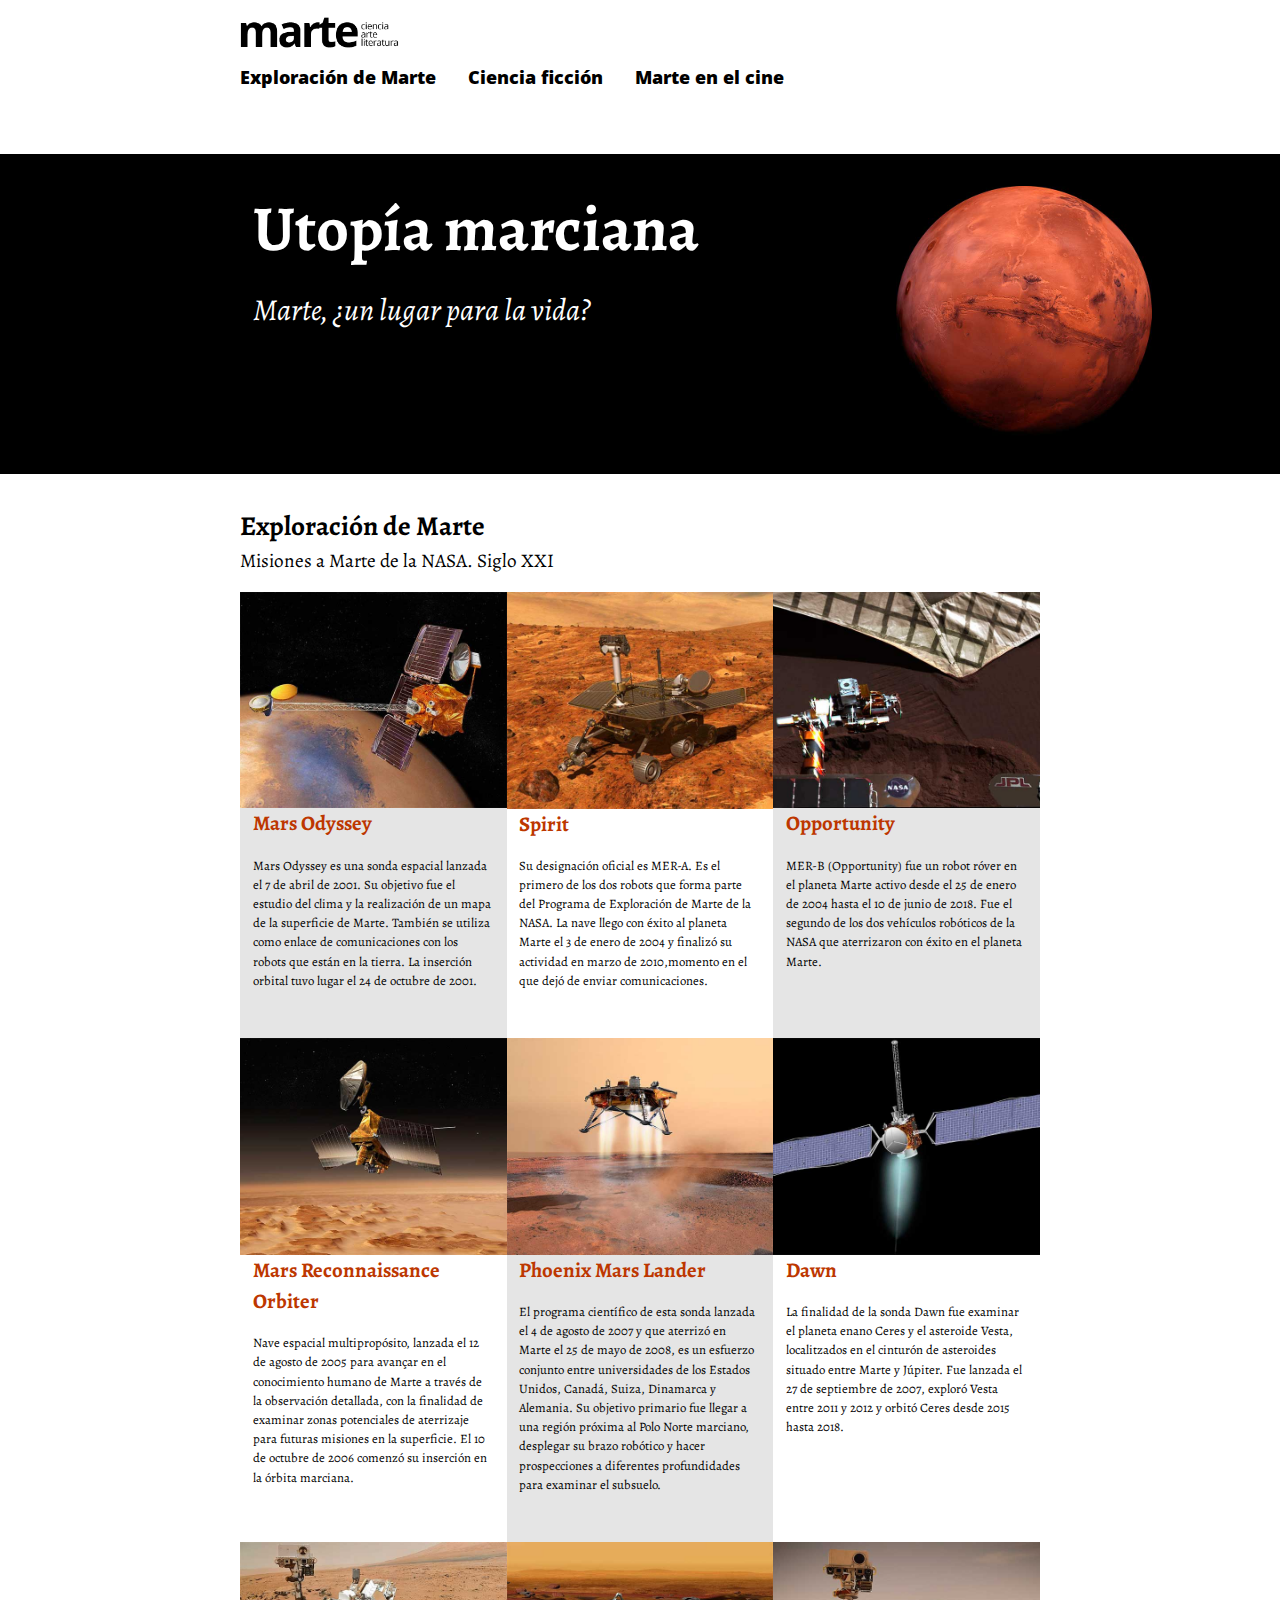
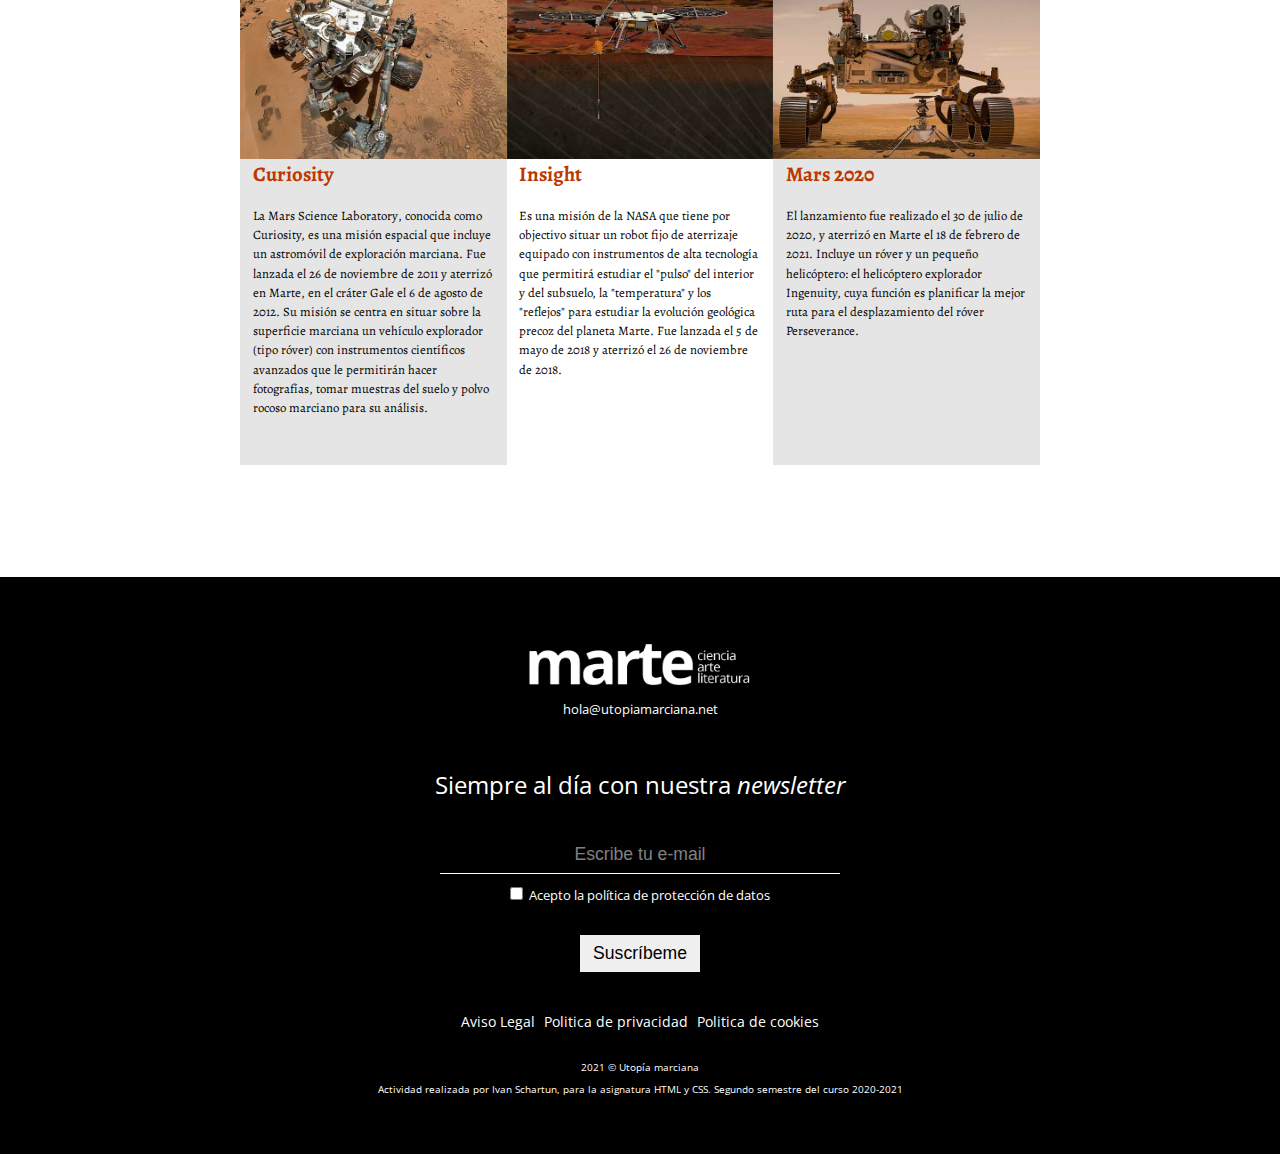
<file: index.html>
<!DOCTYPE html>
<html lang="es">

<head>
  <meta charset="utf-8">
  <meta name="viewport" content="width=device-width, initial-scale=1.0">
  <title>utopía marciana</title>
  <meta name="description" content="Web dedicada a la exploración espacial del planeta marte, además de temas literarios y fílmicos sobre el planeta">
  <link rel="preconnect" href="https://fonts.gstatic.com">
  <link href="https://fonts.googleapis.com/css2?family=Alegreya:ital,wght@0,400;0,700;1,400&family=Open+Sans:wght@400;800&display=swap" rel="stylesheet">
  <link rel="stylesheet" href="css/estilos.css">
  <!-- las tres siguientes líneas son un truco para obtener elementos semánticos de HTML5 que funcionan en versiones de Internet Explorer antiguas -->
  <!--[if lt IE 9]>
          <script src="https://cdnjs.cloudflare.com/ajax/libs/html5shiv/3.7.3/html5shiv.js"></script>
        <![endif]-->
</head>

<body>
  <header>
    <div class="container">
      <a href="index.html"><img src="img/logo-black-es.png" alt="logotipo marte ciencia arte literatura"></a>
      <nav>
        <ul>
          <li><a href="#exploracionDeMarte">Exploración de Marte</a></li>
          <li><a href="ciencia-ficcion.html">Ciencia ficción</a></li>
          <li><a href="marte-en-el-cine.html">Marte en el cine</a></li>
        </ul>
      </nav>
    </div>
  </header>
  <main>
    <section class="hero">
      <div class="container">
        <h1>Utopía marciana</h1>
        <p>Marte, ¿un lugar para la vida?</p>
      </div>
    </section>
    <section class="container">
      <h2 id="exploracionDeMarte">Exploración de Marte</h2>
      <p>Misiones a Marte de la <abbr title="National Aeronautics and Space Administration">NASA</abbr>. Siglo XXI</p>
      <ul class="grid">
        <li>
          <img src="img/mars-odyssey.jpg" alt="Sonda Mars Odyssey">
          <h3><a href="">Mars Odyssey</a></h3>
          <p>Mars Odyssey es una sonda espacial lanzada el <time datetime="2001-04-07">7 de abril de 2001</time>. Su objetivo fue el estudio del clima y la realización de un mapa de la superficie de Marte. También se utiliza como enlace de
            comunicaciones con los robots que están en la tierra. La inserción orbital tuvo lugar el <time datetime="2001-10-24">24 de octubre de 2001</time>.</p>
        </li>
        <li>
          <img src="img/spirit.jpg" alt="Robot Spirit ">
          <h3><a href="">Spirit</a></h3>
          <p>Su designación oficial es <abbr title="Mars Exploration Rover – A">MER-A</abbr>. Es el primero de los dos robots que forma parte del Programa de Exploración de Marte de la <abbr
              title="National Aeronautics and Space Administration">NASA</abbr>. La nave llego con éxito al planeta Marte el <time datetime="2004-01-03">3 de enero de 2004</time> y finalizó su actividad en <time datetime="2010-03">marzo de 2010</time>,momento en el que dejó de enviar comunicaciones.</p>
        </li>
        <li>
          <img src="img/opportunity.jpg" alt="Robot Opportunity">
          <h3><a href="">Opportunity</a></h3>
          <p><abbr title="Mars Exploration Rover – B">MER-B</abbr> (Opportunity) fue un robot róver en el planeta Marte activo desde el <time datetime="2004-01-25">25 de enero de 2004</time> hasta el <time datetime="2018-06-10">10 de junio de
              2018</time>. Fue el segundo de los dos vehículos robóticos de la <abbr title="National Aeronautics and Space Administration">NASA</abbr> que aterrizaron con éxito en el planeta Marte.</p>
        </li>
        <li>
          <img src="img/mars-reconnaissance-orbiter.jpg" alt="Nave Mars Reconnaissance Orbiter">
          <h3><a href="">Mars Reconnaissance Orbiter</a></h3>
          <p>Nave espacial multipropósito, lanzada el <time datetime="2005-08-12">12 de agosto de 2005</time> para avançar en el conocimiento humano de Marte a través de la observación detallada, con la finalidad de examinar zonas potenciales de
            aterrizaje para futuras misiones en la superficie. El <time datetime="2006-10-10">10 de octubre de 2006</time> comenzó su inserción en la órbita marciana.</p>
        </li>
        <li>
          <img src="img/phoenix-mars-lander.jpg" alt="Phoenix Mars Lander">
          <h3><a href="">Phoenix Mars Lander</a></h3>
          <p>El programa científico de esta sonda lanzada el <time datetime="2007-08-04">4 de agosto de 2007</time> y que aterrizó en Marte el <time datetime="2008-05-25">25 de mayo de 2008</time>, es un esfuerzo conjunto entre universidades de los
            Estados Unidos, Canadá, Suiza, Dinamarca y Alemania. Su objetivo primario fue llegar a una región próxima al Polo Norte marciano, desplegar su brazo robótico y hacer prospecciones a diferentes profundidades para examinar el subsuelo.</p>
        </li>
        <li>
          <img src="img/dawn.jpg" alt="Dawn">
          <h3><a href="">Dawn</a></h3>
          <p>La finalidad de la sonda Dawn fue examinar el planeta enano Ceres y el asteroide Vesta, localitzados en el cinturón de asteroides situado entre Marte y Júpiter. Fue lanzada el <time datetime="2007-09-27">27 de septiembre de 2007</time>,
            exploró Vesta entre <time datetime="2011">2011</time> y <time datetime="2012">2012</time> y orbitó Ceres desde <time datetime="2016">2015</time> hasta <time datetime="2018">2018</time>.</p>
        </li>
        <li>
          <img src="img/curiosity.jpg" alt="Robot Curiosity">
          <h3><a href="">Curiosity</a></h3>
          <p>La <span lang="en">Mars Science Laboratory</span>, conocida como Curiosity, es una misión espacial que incluye un astromóvil de exploración marciana. Fue lanzada el <time datetime="2011-11-26">26 de noviembre de 2011</time> y aterrizó en
            Marte, en el cráter Gale el <time datetime="2012-08-06">6 de agosto de 2012</time>. Su misión se centra en situar sobre la superficie marciana un vehículo explorador (tipo róver) con instrumentos científicos avanzados que le permitirán
            hacer fotografías, tomar muestras del suelo y polvo rocoso marciano para su análisis.</p>
        </li>
        <li>
          <img src="img/insight.jpg" alt="Insight">
          <h3><a href="">Insight</a></h3>
          <p>Es una misión de la <abbr title="National Aeronautics and Space Administration">NASA</abbr> que tiene por objectivo situar un robot fijo de aterrizaje equipado con instrumentos de alta tecnología que permitirá estudiar el "pulso" del
            interior y del subsuelo, la "temperatura" y los "reflejos" para estudiar la evolución geológica precoz del planeta Marte. Fue lanzada el <time datetime="2018-05-05">5 de mayo de 2018</time> y aterrizó el <time datetime="2018-11-26">26 de
              noviembre de 2018</time>.</p>
        </li>
        <li>
          <img src="img/mars-2020.jpg" alt="Robot Mars 2020">
          <h3><a href="mars-2020.html">Mars 2020</a></h3>
          <p>El lanzamiento fue realizado el <time datetime="2020-07-30">30 de julio de 2020</time>, y aterrizó en Marte el <time datetime="2021-02-18">18 de febrero de 2021</time>. Incluye un róver y un pequeño helicóptero: el helicóptero explorador
            Ingenuity, cuya función es planificar la mejor ruta para el desplazamiento del róver Perseverance.</p>
        </li>
      </ul>
    </section>
  </main>
  <footer>
    <div class="container">
      <img src="img/logo-white-es.png" alt="logotipo blanco marte ciencia arte literatura">
      <a href="mailto:hola@utopiamarciana.net">hola@utopiamarciana.net</a>
      <form action="#" method="post">

        <p>Siempre al día con nuestra <span>newsletter</span></p>

        <div>
          <!-- La etiqueta no es necesaria -->
          <input type="email" id="email" name="email" placeholder="Escribe tu e-mail" required>
        </div>

        <div>
          <p>
            <label for="acuerdo">
              <input type="checkbox" id="acuerdo" name="acuerdo" value="OK">
              Acepto la <a href="">política de protección de datos</a>
            </label>
          </p>
          <p>
            <button type="submit">Suscríbeme</button>
          </p>
        </div>

      </form>
      <div class="bottomFooter">
        <ul>
          <li><a href="">Aviso Legal</a></li>
          <li><a href="">Politica de privacidad</a></li>
          <li><a href="">Politica de cookies</a></li>
        </ul>
        <p><time datetime="2021">2021</time> &#169; Utopía marciana</p>
        <p>Actividad realizada por Ivan Schartun, para la asignatura HTML y CSS. Segundo semestre del curso <time datetime="2021">2020</time>-<time datetime="2021">2021</time></p>
      </div>
    </div>
  </footer>
</body>

</html>
</file>
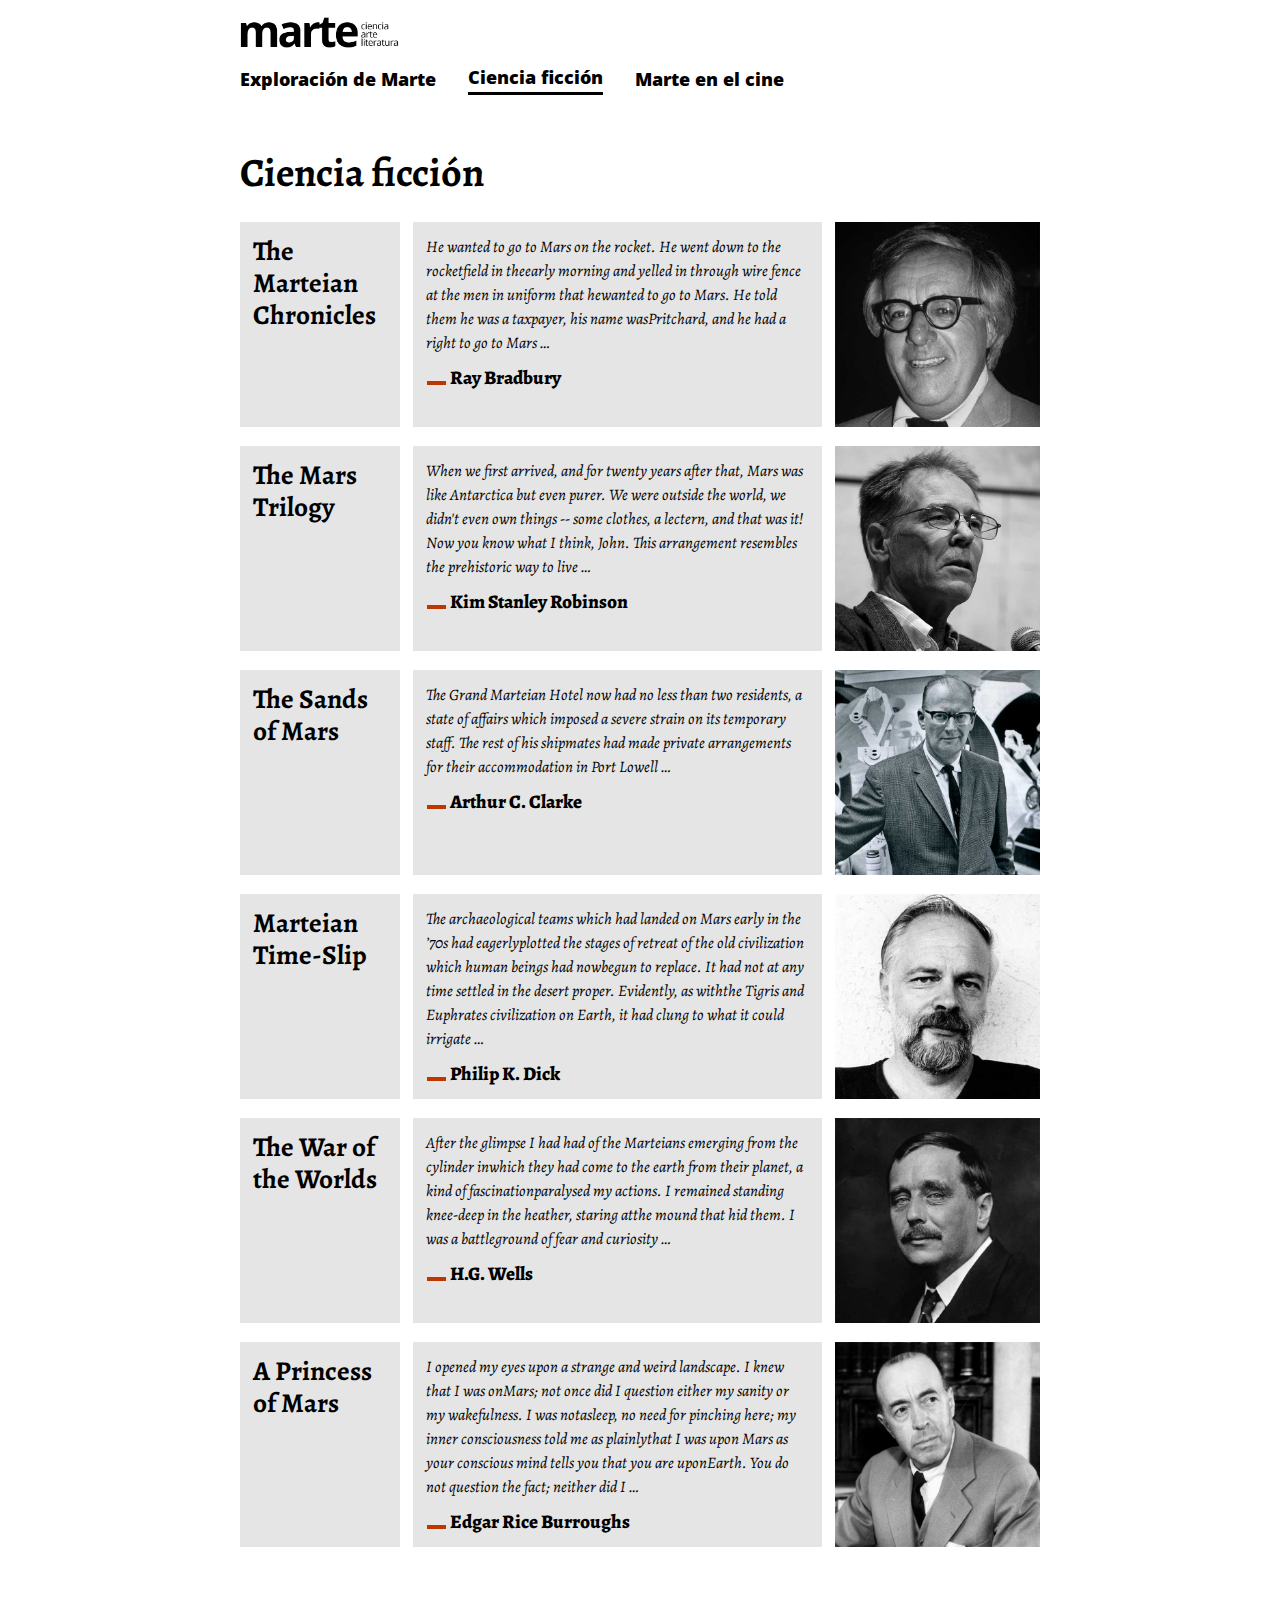
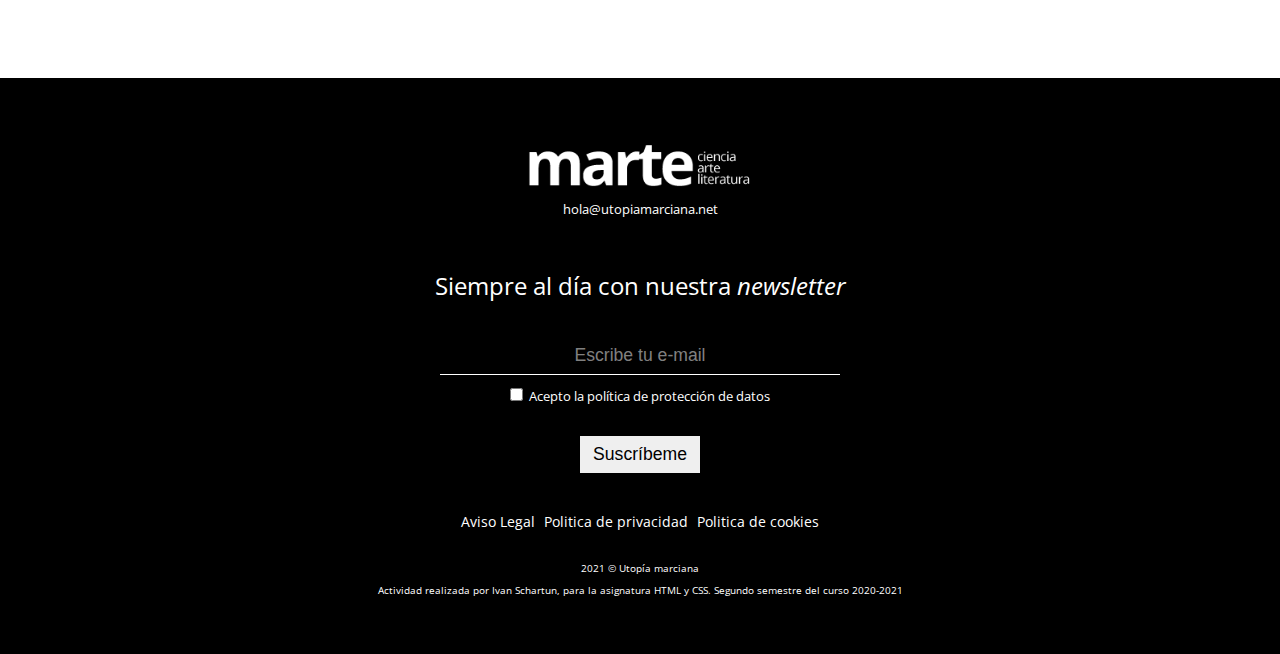
<file: ciencia-ficcion.html>
<!DOCTYPE html>
<html lang="es">
    <head>
        <meta charset="utf-8">
        <meta name="viewport" content="width=device-width, initial-scale=1.0">
        <title>ciencia ficción sobre marte</title>
        <meta name="description" content="Obras literarias relacionadas al planeta marte">      
        <link rel="preconnect" href="https://fonts.gstatic.com">
        <link href="https://fonts.googleapis.com/css2?family=Alegreya:ital,wght@0,400;0,700;1,400&family=Open+Sans:wght@400;800&display=swap" rel="stylesheet">
        <link rel="stylesheet" href="css/estilos.css">
        <!-- las tres siguientes líneas son un truco para obtener elementos semánticos de HTML5 que funcionan en versiones de Internet Explorer antiguas   -->
        <!--[if lt IE 9]>
          <script src="https://cdnjs.cloudflare.com/ajax/libs/html5shiv/3.7.3/html5shiv.js"></script>
        <![endif]-->
    </head>
<body >
    <header>    
        <div class="container">
            <a href="index.html"><img src="img/logo-black-es.png" alt="logotipo marte ciencia arte literatura"></a>
            <nav>
              <ul>
                <li><a href="index.html#exploracionDeMarte">Exploración de Marte</a></li>
                <li class="active"><a href="ciencia-ficcion.html">Ciencia ficción</a></li>
                <li><a href="marte-en-el-cine.html">Marte en el cine</a></li>
              </ul>
            </nav>
          </div>
    </header>
    <main>
        <section class="container">
            <h1>Ciencia ficción</h1>
            <div class="science">
                <h2 lang="en">The Marteian Chronicles</h2>
                <figure >
                    <blockquote lang="en">He wanted to go to Mars on the rocket. He went down to the rocketfield in theearly morning and yelled in through wire fence at the men in uniform that hewanted to go to Mars. He told them he was a taxpayer, his name wasPritchard, and he had a right to go to Mars …</blockquote>
                    <figcaption>Ray Bradbury</figcaption>
                </figure>
                <img src="img/ray-bradbury.jpg" alt="Ray Bradbury">
            </div>

            <div class="science">
                <h2 lang="en">The Mars Trilogy</h2>
                <figure >
                    <blockquote lang="en">When we first arrived, and for twenty years after that, Mars was like Antarctica but even purer. We were outside the world, we didn't even own things -- some clothes, a lectern, and that was it! Now you know what I think, John. This arrangement resembles the prehistoric way to live …</blockquote>
                    <figcaption>Kim Stanley Robinson</figcaption>
                </figure>
                <img src="img/kim-stanley-robinson.jpg" alt="Kim Stanley Robinson">
            </div>

            <div class="science">
                <h2 lang="en">The Sands of Mars</h2>
                <figure >
                    <blockquote lang="en">The Grand Marteian Hotel now had no less than two residents, a state of affairs which imposed a severe strain on its temporary staff. The rest of his shipmates had made private arrangements for their accommodation in Port Lowell …</blockquote>
                    <figcaption>Arthur C. Clarke</figcaption>
                </figure>
                <img src="img/arthur-c-clarke.jpg" alt="Arthur C. Clarke">
            </div>

            <div class="science">
                <h2 lang="en">Marteian Time-Slip</h2>
                <figure >
                    <blockquote lang="en">The archaeological teams which had landed on Mars early in the ’70s had eagerlyplotted the stages of retreat of the old civilization which human beings had nowbegun to replace. It had not at any time settled in the desert proper. Evidently, as withthe Tigris and Euphrates civilization on Earth, it had clung to what it could irrigate …</blockquote>
                    <figcaption>Philip K. Dick</figcaption>
                </figure>
                <img src="img/philip-k-dick.jpg" alt="Philip K. Dick">
            </div>

            <div class="science">
                <h2 lang="en">The War of the Worlds</h2>
                <figure >
                    <blockquote lang="en">
                        After the glimpse I had had of the Marteians emerging from the cylinder inwhich they had come to the earth from their planet, a kind of fascinationparalysed my actions. I remained standing knee-deep in the heather, staring atthe mound that hid them. I was a battleground of fear and curiosity …</blockquote>
                    <figcaption>H.G. Wells</figcaption>
                </figure>
                <img src="img/h-g-wells.jpg" alt="H.G. Wells">
            </div>

            <div class="science">
                <h2 lang="en">A Princess of Mars</h2>
                <figure >
                    <blockquote lang="en">
                        I opened my eyes upon a strange and weird landscape. I knew that I was onMars; not once did I question either my sanity or my wakefulness. I was notasleep, no need for pinching here; my inner consciousness told me as plainlythat I was upon Mars as your conscious mind tells you that you are uponEarth. You do not question the fact; neither did I …</blockquote>
                    <figcaption>Edgar Rice Burroughs</figcaption>
                </figure>
                <img src="img/edgar-rice-burroughs.jpg" alt="Edgar Rice Burroughs">
            </div>
            
        </section>
    </main>
    <footer>
        <div class="container">
            <img src="img/logo-white-es.png" alt="logotipo blanco marte ciencia arte literatura">
            <a href="mailto:hola@utopiamarciana.net">hola@utopiamarciana.net</a>
            <form action="#" method="post">
      
              <p>Siempre al día con nuestra <span>newsletter</span></p>
      
              <div>
                <!-- La etiqueta creo que no es necesaria -->
                <!-- <label for="email">Escribe tu e-mail</label> -->
                <input type="email" id="email" name="email" placeholder="Escribe tu e-mail">
              </div>
      
              <div>
                <p>
                  <label for="acuerdo">
                    <input type="checkbox" id="acuerdo" name="acuerdo" value="OK">
                    Acepto la <a href="">política de protección de datos</a>
                  </label>
                </p>
                <p>
                  <button type="submit">Suscríbeme</button>
                </p>
              </div>
      
            </form>
            <div class="bottomFooter">
              <ul>
                <li><a href="">Aviso Legal</a></li>
                <li><a href="">Politica de privacidad</a></li>
                <li><a href="">Politica de cookies</a></li>
              </ul>
              <p><time datetime="2021">2021</time> &#169; Utopía marciana</p>
              <p>Actividad realizada por Ivan Schartun, para la asignatura HTML y CSS. Segundo semestre del curso <time datetime="2021">2020</time>-<time datetime="2021">2021</time></p>
            </div>
          </div>
    </footer>
</body>
</html>
</file>
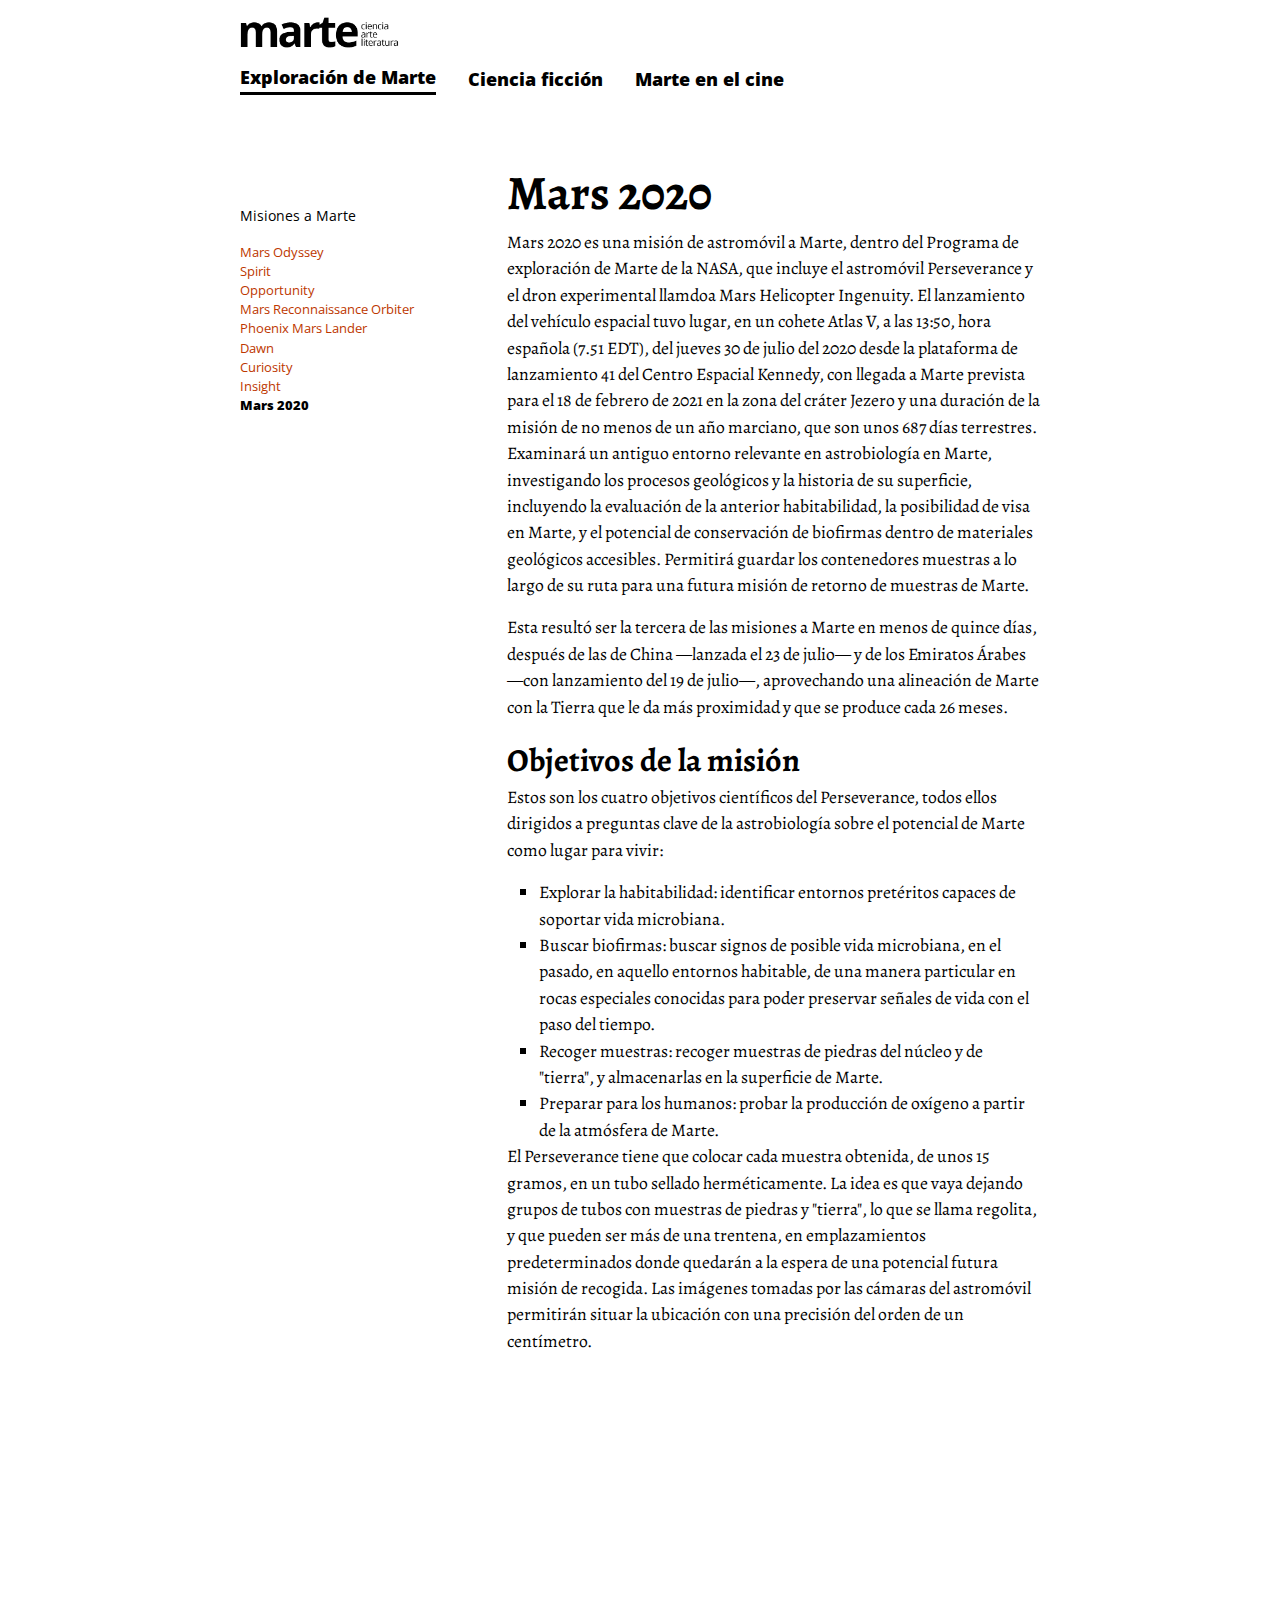
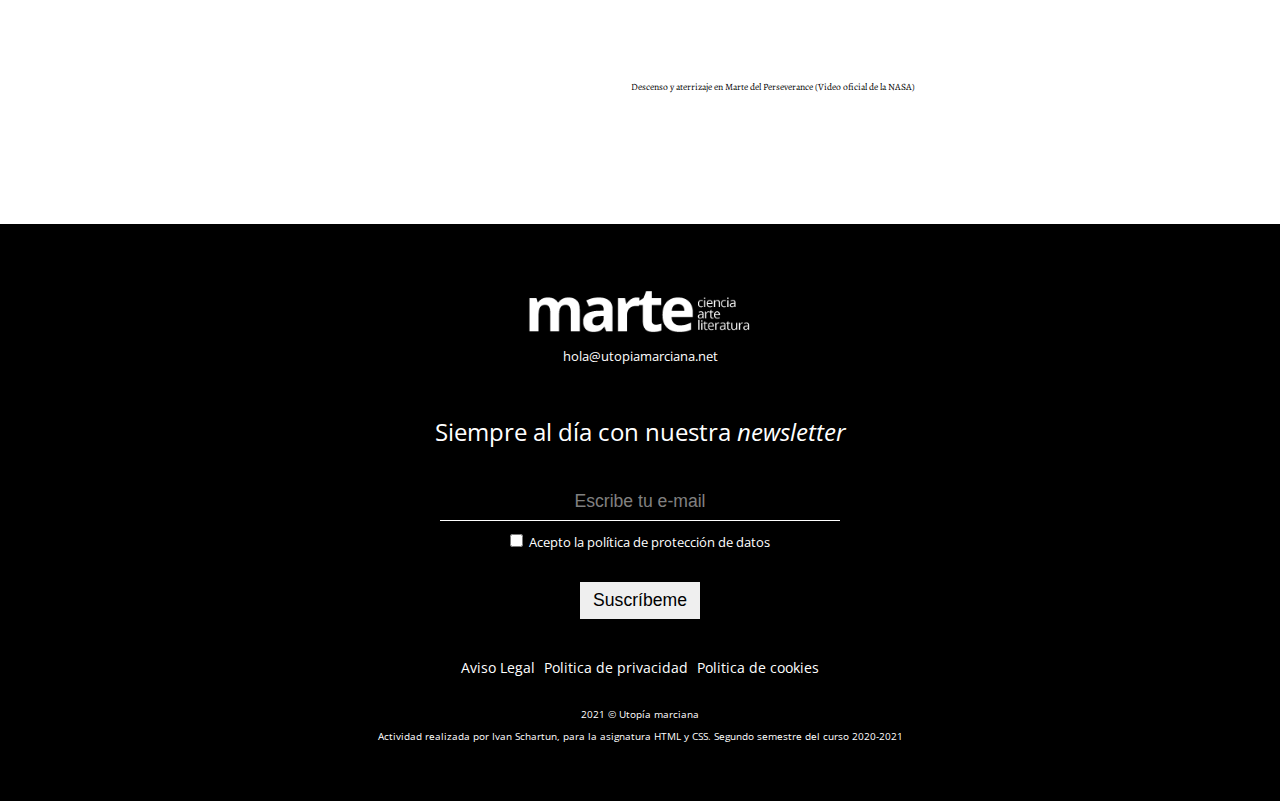
<file: mars-2020.html>
<!DOCTYPE html>
<html lang="es">
    <head>
        <meta charset="utf-8">
        <meta name="viewport" content="width=device-width, initial-scale=1.0">
        <title>misión mars 2020</title>
        <meta name="description" content="Web sobre la misión Mars 2020 al planeta marte">      
        <link rel="preconnect" href="https://fonts.gstatic.com">
        <link href="https://fonts.googleapis.com/css2?family=Alegreya:ital,wght@0,400;0,700;1,400&family=Open+Sans:wght@400;800&display=swap" rel="stylesheet">
        <link rel="stylesheet" href="css/estilos.css">
        <!-- las tres siguientes líneas son un truco para obtener elementos semánticos de HTML5 que funcionan en versiones de Internet Explorer antiguas -->
        <!--[if lt IE 9]>
          <script src="https://cdnjs.cloudflare.com/ajax/libs/html5shiv/3.7.3/html5shiv.js"></script>
        <![endif]-->
    </head>
<body >
    <header>    
        <div class="container">
            <a href="index.html"><img src="img/logo-black-es.png" alt="logotipo marte ciencia arte literatura"></a>
            <nav>
              <ul>
                <li class="active"><a href="index.html#exploracionDeMarte">Exploración de Marte</a></li>
                <li><a href="ciencia-ficcion.html">Ciencia ficción</a></li>
                <li><a href="marte-en-el-cine.html">Marte en el cine</a></li>
              </ul>
            </nav>
          </div>
    </header>
    <main>
        <div class="container mars2020">
          <article>
            <h1>Mars 2020</h1>
            <p>Mars 2020 es una misión de astromóvil a Marte, dentro del Programa de exploración de Marte de la <abbr title="National Aeronautics and Space Administration">NASA</abbr>, que incluye el astromóvil Perseverance y el dron experimental llamdoa Mars Helicopter Ingenuity. El lanzamiento del vehículo espacial tuvo lugar, en un cohete Atlas V, a las <time datetime="13:50">13:50</time>, hora española <time datetime="2020-07-30T07:51:00-04:00">(7.51 EDT)</time>, del jueves <time datetime="2020-07-30">30 de julio del 2020</time> desde la plataforma de lanzamiento 41 del Centro Espacial Kennedy, con llegada a Marte prevista para el <time datetime="2021-02-18">18 de febrero de 2021</time> en la zona del cráter Jezero y una duración de la misión de no menos de un año marciano, que son unos 687 días terrestres. Examinará un antiguo entorno relevante en astrobiología en Marte, investigando los procesos geológicos y la historia de su superficie, incluyendo la evaluación de la anterior habitabilidad, la posibilidad de visa en Marte, y el potencial de conservación de biofirmas dentro de materiales geológicos accesibles. Permitirá guardar los contenedores muestras a lo largo de su ruta para una futura misión de retorno de muestras de Marte.</p>
            <p>Esta resultó ser la tercera de las misiones a Marte en menos de quince días, después de las de China —lanzada el <time datetime="2020-07-23">23 de julio</time>— y de los Emiratos Árabes —con lanzamiento del <time datetime="2020-07-19">19 de julio</time>—, aprovechando una alineación de Marte con la Tierra que le da más proximidad y que se produce cada 26 meses.</p>
            <h2>Objetivos de la misión</h2>
            <p>Estos son los cuatro objetivos científicos del Perseverance, todos ellos dirigidos a preguntas clave de la astrobiología sobre el potencial de Marte como lugar para vivir:</p>
            <ul>
                <li>Explorar la habitabilidad: identificar entornos pretéritos capaces de soportar vida microbiana.</li>
                <li>Buscar biofirmas: buscar signos de posible vida microbiana, en el pasado, en aquello entornos habitable, de una manera particular en rocas especiales conocidas para poder preservar señales de vida con el paso del tiempo.</li>
                <li>Recoger muestras: recoger muestras de piedras del núcleo y de "tierra", y almacenarlas en la superficie de Marte.</li>
                <li>Preparar para los humanos: probar la producción de oxígeno a partir de la atmósfera de Marte.</li>
            </ul>
            <p>El Perseverance tiene que colocar cada muestra obtenida, de unos 15 gramos, en un tubo sellado herméticamente. La idea es que vaya dejando grupos de tubos con muestras de piedras y "tierra", lo que se llama regolita, y que pueden ser más de una trentena, en emplazamientos predeterminados donde quedarán a la espera de una potencial futura misión de recogida. Las imágenes tomadas por las cámaras del astromóvil permitirán situar la ubicación con una precisión del orden de un centímetro.</p>
            <figure>
              <div class="video-fluid">
                <iframe class="video-fluid-item" width="560" height="315" src="https://www.youtube-nocookie.com/embed/4czjS9h4Fpg" title="YouTube video player" allow="accelerometer; autoplay; clipboard-write; encrypted-media; gyroscope; picture-in-picture" allowfullscreen></iframe>
              </div>
              <figcaption>Descenso y aterrizaje en Marte del Perseverance  (Video oficial de la <abbr title="National Aeronautics and Space Administration" lang="en">NASA</abbr>)</figcaption>
            </figure>          
          </article>
            <aside>
                <h3>Misiones a Marte</h3>
                <ul>
                    <li><a href="">Mars Odyssey</a></li>
                    <li><a href="">Spirit</a></li>
                    <li><a href="">Opportunity</a></li>
                    <li><a href="">Mars Reconnaissance Orbiter</a></li>
                    <li><a href="">Phoenix Mars Lander</a></li>
                    <li><a href="">Dawn</a></li>
                    <li><a href="">Curiosity</a></li>
                    <li><a href="">Insight</a></li>
                    <li class="activeAside" >Mars 2020</li>
                </ul>
            </aside>
          </div>
    </main>
    <footer>
        <div class="container">
            <img src="img/logo-white-es.png" alt="logotipo blanco marte ciencia arte literatura">
            <a href="mailto:hola@utopiamarciana.net">hola@utopiamarciana.net</a>
            <form action="#" method="post">
      
              <p>Siempre al día con nuestra <span>newsletter</span></p>
      
              <div>
                <!-- La etiqueta creo que no es necesaria -->
                <input type="email" id="email" name="email" placeholder="Escribe tu e-mail">
              </div>
      
              <div>
                <p>
                  <label for="acuerdo">
                    <input type="checkbox" id="acuerdo" name="acuerdo" value="OK">
                    Acepto la <a href="">política de protección de datos</a>
                  </label>
                </p>
                <p>
                  <button type="submit">Suscríbeme</button>
                </p>
              </div>
      
            </form>
            <div class="bottomFooter">
              <ul>
                <li><a href="">Aviso Legal</a></li>
                <li><a href="">Politica de privacidad</a></li>
                <li><a href="">Politica de cookies</a></li>
              </ul>
              <p><time datetime="2021">2021</time> &#169; Utopía marciana</p>
              <p>Actividad realizada por Ivan Schartun, para la asignatura HTML y CSS. Segundo semestre del curso <time datetime="2021">2020</time>-<time datetime="2021">2021</time></p>
            </div>
          </div>
    </footer>
</body>
</html>
</file>
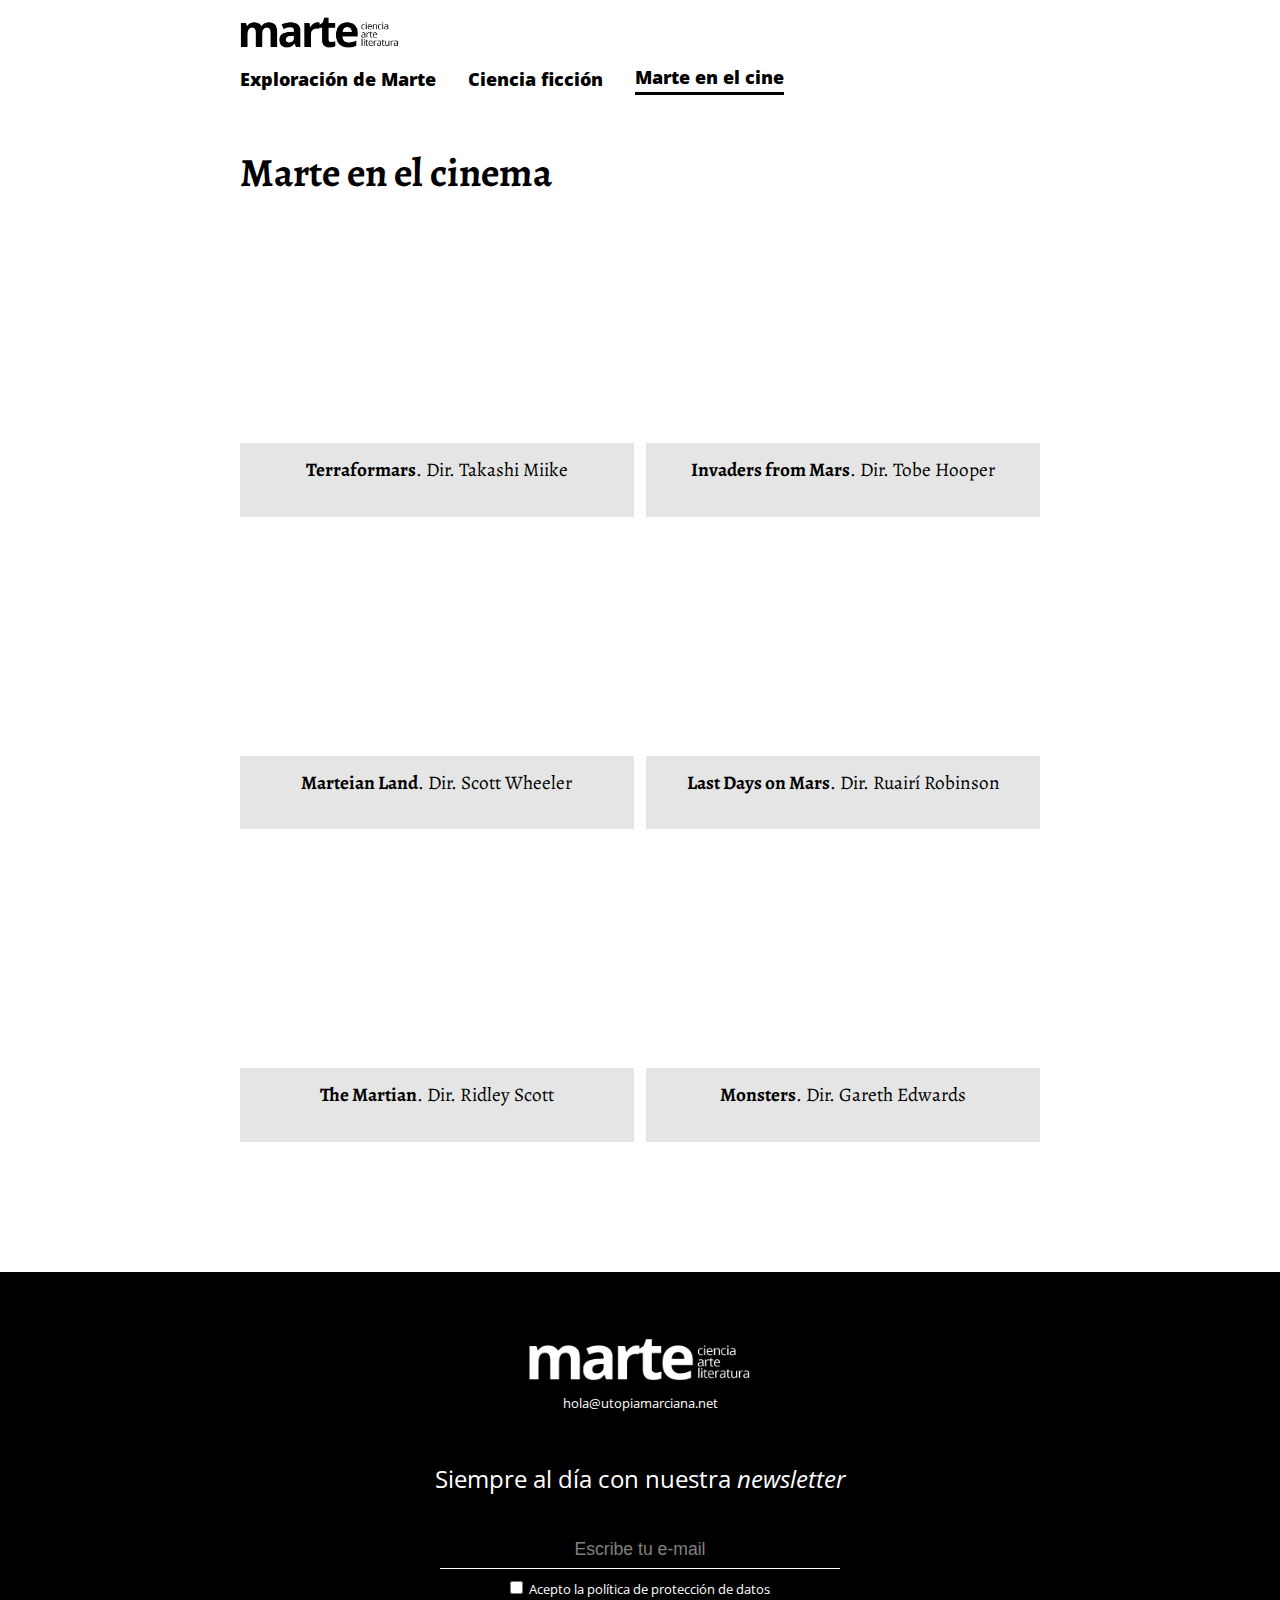
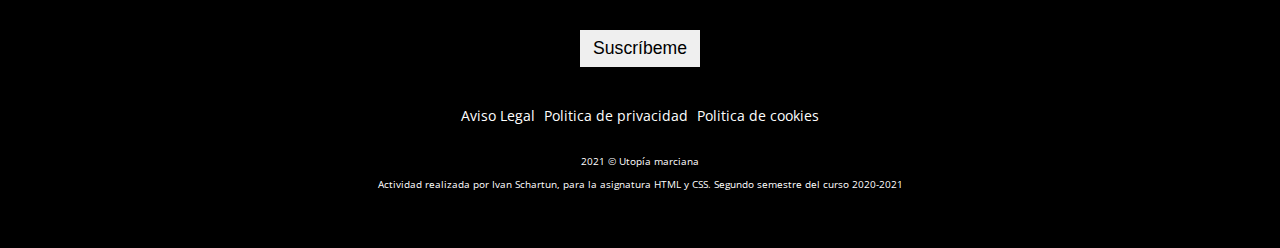
<file: marte-en-el-cine.html>
<!DOCTYPE html>
<html lang="es">
    <head>
        <meta charset="utf-8">
        <meta name="viewport" content="width=device-width, initial-scale=1.0">
        <title>marte en el cine</title>
        <meta name="description" content="Web sobre películas relacionadas al planeta marte">      
        <link rel="preconnect" href="https://fonts.gstatic.com">
        <link href="https://fonts.googleapis.com/css2?family=Alegreya:ital,wght@0,400;0,700;1,400&family=Open+Sans:wght@400;800&display=swap" rel="stylesheet">
        <link rel="stylesheet" href="css/estilos.css">
        <!-- las tres siguientes líneas son un truco para obtener elementos semánticos de HTML5 que funcionan en versiones de Internet Explorer antiguas -->
        <!--[if lt IE 9]>
          <script src="https://cdnjs.cloudflare.com/ajax/libs/html5shiv/3.7.3/html5shiv.js"></script>
        <![endif]-->
    </head>
<body >
    <header>    
        <div class="container">
            <a href="index.html"><img src="img/logo-black-es.png" alt="logotipo marte ciencia arte literatura"></a>
            <nav>
              <ul>
                <li><a href="index.html#exploracionDeMarte">Exploración de Marte</a></li>
                <li><a href="ciencia-ficcion.html">Ciencia ficción</a></li>
                <li class="active"><a href="marte-en-el-cine.html">Marte en el cine</a></li>
              </ul>
            </nav>
          </div>
    </header>
    <main>
        <section class="container">
            <h1>Marte en el cinema</h1>
            <div class="cine">

                <figure>
                    <div class="video-fluid">
                    <iframe class="video-fluid-item" width="560" height="315" src="https://www.youtube.com/embed/pDNZul1RMcQ" title="YouTube video player" allow="accelerometer; autoplay; clipboard-write; encrypted-media; gyroscope; picture-in-picture" allowfullscreen></iframe>
                    </div>
                    <figcaption><cite>Terraformars</cite>. Dir. Takashi Miike</figcaption>
                </figure>


                <figure>
                    <div class="video-fluid">
                    <iframe class="video-fluid-item" width="560" height="315" src="https://www.youtube.com/embed/wVH4RWzKZvk" title="YouTube video player" allow="accelerometer; autoplay; clipboard-write; encrypted-media; gyroscope; picture-in-picture" allowfullscreen></iframe>
                </div>
                    <figcaption><cite>Invaders from Mars</cite>. Dir. Tobe Hooper</figcaption>
                </figure>


                <figure>
                    <div class="video-fluid">
                    <iframe class="video-fluid-item" width="560" height="315" src="https://www.youtube.com/embed/IfpSo51jUUk" title="YouTube video player" allow="accelerometer; autoplay; clipboard-write; encrypted-media; gyroscope; picture-in-picture" allowfullscreen></iframe>
                </div>
                    <figcaption><cite>Marteian Land</cite>. Dir. Scott Wheeler</figcaption>
                </figure>


                <figure>
                    <div class="video-fluid">
                    <iframe class="video-fluid-item " width="560" height="315" src="https://www.youtube.com/embed/ttA_Wxgo6js" title="YouTube video player" allow="accelerometer; autoplay; clipboard-write; encrypted-media; gyroscope; picture-in-picture" allowfullscreen></iframe>
                </div>
                    <figcaption><cite>Last Days on Mars</cite>. Dir. Ruairí Robinson</figcaption>

                </figure>


                <figure>
                    <div class="video-fluid">
                    <iframe class="video-fluid-item" width="560" height="315" src="https://www.youtube.com/embed/ej3ioOneTy8" title="YouTube video player" allow="accelerometer; autoplay; clipboard-write; encrypted-media; gyroscope; picture-in-picture" allowfullscreen></iframe>
                </div>
                    <figcaption><cite>The Martian</cite>. Dir. Ridley Scott</figcaption>
 
                </figure>

             
                <figure>
                    <div class="video-fluid">   
                    <iframe class="video-fluid-item" width="560" height="315" src="https://www.youtube.com/embed/njeofv4dr9Q" title="YouTube video player" allow="accelerometer; autoplay; clipboard-write; encrypted-media; gyroscope; picture-in-picture" allowfullscreen></iframe>
                </div>
                    <figcaption><cite>Monsters</cite>. Dir. Gareth Edwards</figcaption>
                </figure>
            </div>

        </section>
    </main>
    <footer>
        <div class="container">
            <img src="img/logo-white-es.png" alt="logotipo blanco marte ciencia arte literatura">
            <a href="mailto:hola@utopiamarciana.net">hola@utopiamarciana.net</a>
            <form action="#" method="post">
      
              <p>Siempre al día con nuestra <span>newsletter</span></p>
      
              <div>
                <!-- La etiqueta creo que no es necesaria -->
                <input type="email" id="email" name="email" placeholder="Escribe tu e-mail">
              </div>
      
              <div>
                <p>
                  <label for="acuerdo">
                    <input type="checkbox" id="acuerdo" name="acuerdo" value="OK">
                    Acepto la <a href="">política de protección de datos</a>
                  </label>
                </p>
                <p>
                  <button type="submit">Suscríbeme</button>
                </p>
              </div>
      
            </form>
            <div class="bottomFooter">
              <ul>
                <li><a href="">Aviso Legal</a></li>
                <li><a href="">Politica de privacidad</a></li>
                <li><a href="">Politica de cookies</a></li>
              </ul>
              <p><time datetime="2021">2021</time> &#169; Utopía marciana</p>
              <p>Actividad realizada por Ivan Schartun, para la asignatura HTML y CSS. Segundo semestre del curso <time datetime="2021">2020</time>-<time datetime="2021">2021</time></p>
            </div>
        </div>
    </footer>
</body>
</html>
</file>
<file: css/estilos.css>
/*
-------------------------------------------------------------------------------------------------------------------
En esta sección se dará formato general a los elementos generales del sitio web, comunes para todas las páginas
-------------------------------------------------------------------------------------------------------------------
*/

/* Regla que permite establecer variables generales de colores */
:root {
  --text-color: rgb(0, 0, 0);
  --text-bg-color: rgb(255, 255, 255);
  --contrast-color: rgb(189, 55, 0);
  --bg-dark-color: rgb(0, 0, 0);
  --bg-light-color: rgba(0, 0, 0, 0.1);
}

/* Regla que permite un reset general  */
* {
  margin: 0;
  padding: 0;
  box-sizing: border-box;
}

/* Regla que permite definir valores iniciales de elementos base  */

body {
  font-family: "Alegreya", serif;
  font-weight: 400;
  color: var(--text-color);
  line-height: 1.5;
  font-size: 10px;
}

h1,
h2 {
  font-weight: 700;
}

p {
  font-size: 1.1rem;
  margin-bottom: 1rem;
}

a {
  color: var(--contrast-color);
  text-decoration: none;
}

a:hover {
  color: var(--text-color);
}

ul {
  list-style-type: none;
}

cite {
  font-style: normal;
}

abbr {
  text-decoration: none;
}

h1 {
  font-size: 3rem;
}

h2 {
  font-size: 2rem;
}

h3 {
  font-size: 1.75rem;
  margin-bottom: 1rem;
}

/*
-------------------------------------------------------------------------------------------------------------------
En esta sección se establecerá un contenedor general para todas las páginas. Al mismo tiempo se definirán los cambios que deben ejecutarse según dimensión del viewport
-------------------------------------------------------------------------------------------------------------------
*/

/*Regla que estable la dimensión general  del contendor general para todas las páginas */

.container {
  margin-right: auto;
  margin-left: auto;
  width: 90%;
}

@media (min-width: 576px) {
  .container {
    max-width: 540px;
  }
}

@media (min-width: 950px) {
  .container {
    max-width: 800px;
  }
}

main {
  padding-top: 3rem;
  padding-bottom: 7rem;
}

/*
-------------------------------------------------------------------------------------------------------------------
En esta sección se dará formato al header del sitio web que es común para todas sus paginas
-------------------------------------------------------------------------------------------------------------------
*/

/* Regla dar espacio de barra de navegación y tope de cabecera*/
div.container {
  margin-top: 0.9rem;
}

/* Reglas para horizontalizar los enlaces del menú */

nav {
  margin-top: 0.6rem;
}

nav ul {
  display: flex;
  align-items: center;
  flex-direction: column;
  font-size: 0.8rem;
}

div.container img {
  display: block;
  margin: 0 auto;
  width: 16rem;
  height: auto;
}

/* Reglas para dar formato a cada enlace en el menú */

nav a {
  color: var(--text-color);
  font-family: "Open Sans", sans-serif;
  font-weight: 800;
}

nav a:hover {
  color: var(--contrast-color);
}

nav li.active {
  border-bottom: 3px solid var(--text-color);
}

/* Reglas para modificar propiedades a pantallas mayores a 950px */

@media (min-width: 950px) {
  nav ul {
    flex-direction: row;
    font-size: 1.1rem;
  }

  div.container img {
    display: initial;
    width: 10rem;
    height: auto;
  }

  nav ul li {
    margin-right: 2rem;
  }
}

/*
-------------------------------------------------------------------------------------------------------------------
En esta sección se dará formato al footer del sitio web que es común para todas sus páginas
-------------------------------------------------------------------------------------------------------------------
*/

/* Regla para dar estilo general a la sección de footer */

footer {
  padding-top: 3rem;
  padding-bottom: 1.5rem;
  background-color: var(--bg-dark-color);
  color: var(--text-bg-color);
  font-family: "Open Sans", sans-serif;
  text-align: center;
}

/* Regla para adecuar el tamaño del logo */

footer div.container img {
  display: block;
  margin: 0 auto;
  width: 16rem;
  height: auto;
}

/* Regla para adecuar correo electrónico  en footer */

footer div.container > a {
  display: block;
  font-size: 0.8rem;
  margin-top: 0.6rem;
}

/* Reglas para dar formato a cada enlace en el footer  */

footer a {
  color: var(--text-bg-color);
}

footer a:hover {
  color: var(--contrast-color);
}

/* Reglas para dar estilo a newsletter */

footer span {
  font-style: italic;
}

/* Reglas para dar estilo a los campos de la forma */

footer form {
  margin-top: 3rem;
  margin-bottom: 2rem;
}

::placeholder {
  color: grey;
  text-align: center;
  font-size: 1.1rem;
}

input[type="email"] {
  width: 100%;
  padding-top: 10px;
  padding-bottom: 10px;
  margin-top: 1.2rem;
  border: none;
  background-color: var(--bg-dark-color);
  border-bottom: 0.1rem solid var(--text-bg-color);
}

input[type="email"]:focus {
  color: var(--text-bg-color);
}

input[type="checkbox"] {
  margin-top: 0.8rem;
  margin-bottom: 0.8rem;
  margin-right: 0.2rem;
}

footer label {
  font-size: 0.8rem;
}

button {
  border: none;
  padding: 0.5rem 0.8rem;
  margin: 0.4rem 0.2rem;
}

button:hover {
  background-color: var(--contrast-color);
  color: var(--text-bg-color);
}

/* Reglas para dar estilo al menú de navegación en footer */

footer ul li {
  display: inline-block;
  font-size: 0.7rem;
  margin-left: 0.2rem;
  margin-right: 0.2rem;
}

div.bottomFooter ul + p {
  margin-top: 1.8rem;
}

div.bottomFooter p {
  margin-bottom: 0.5rem;
  font-size: 0.6rem;
}

.bottomFooter {
  margin-bottom: 2rem;
}

/* Reglas para modificar propiedades a pantallas mayores a 950px */

@media (min-width: 950px) {
  footer div.container img {
    width: 14rem;
  }

  input[type="email"] {
    width: 25rem;
  }

  button {
    font-size: 1.1rem;
  }

  form > p {
    font-size: 1.5rem;
  }

  footer ul li {
    font-size: 0.9rem;
  }
}

/*
-------------------------------------------------------------------------------------------------------------------
En esta sección se dará formato a index.htnl
-------------------------------------------------------------------------------------------------------------------
*/

/* Cabecera de sección de articulo, fondo e imagen */

section.hero {
  background: url(../img/bg-hero-mars.jpg);
  background-repeat: no-repeat;
  background-size: 11rem auto;
  background-position: right bottom;
  background-color: black;
  color: var(--text-bg-color);
  height: 16rem;
}

/* Reglas para dar estilo a los texto dentro de hero */

section.hero div {
  padding-top: 2rem;
  padding-left: 0.8rem;
}

section.hero h1 {
  margin-top: 1.5rem;
  font-size: 1.8rem;
}

section.hero p {
  font-style: italic;
  margin-top: 0.6rem;
}

ul.grid li img {
  display: block;
  max-width: 100%;
}

/* Reglas para modificar propiedades de hero section en pantallas mayores a 480px especifico para el background */

@media (min-width: 480px) {
  section.hero {
    background-size: 20rem auto;
    background-position: 90% bottom;
    height: 20rem;
  }
}

/* Reglas para encabezados de sección hero para pantallas mayores a 950px, y seccion de foto misiones*/

@media (min-width: 950px) {
  section.hero div {
    padding-top: 0.2rem;
  }

  section.hero h1 {
    font-size: 4rem;
  }

  section.hero p {
    font-size: 1.9rem;
  }

  section.container h2 {
    margin-top: 2rem;
    font-size: 1.7rem;
  }

  section.container p {
    font-size: 1.2rem;
  }

  ul.grid h3 {
    font-size: 1.5rem;
  }

  ul.grid p {
    font-size: 1rem;
  }

  ul.grid li h3 {
    padding-left: 0.8rem;
  }

  ul.grid li p {
    padding-left: 0.8rem;
    padding-right: 0.9rem;
    padding-bottom: 2rem;
  }
}

/* Reglas para modificar el layout de información de listado de misiones según pantalla viewport 576px */

@media (min-width: 576px) {
  ul.grid {
    display: grid;
    grid-template-columns: repeat(3, 1fr);
  }
  ul.grid h3 {
    font-size: 1.3rem;
  }

  ul.grid p {
    font-size: 0.8rem;
  }

  ul.grid li:nth-child(odd) {
    background-color: var(--bg-light-color);
  }
}

/*
-------------------------------------------------------------------------------------------------------------------
En esta sección se dará formato a mars-2020.html
-------------------------------------------------------------------------------------------------------------------
*/

/* Regla que permite dar formato a la lista interna del artículo */

div.mars2020 article p + ul {
  font-size: 1.1rem;
  list-style-type: square;
  margin-left: 2rem;
}

/* Reglas que permiten aplicar una respuesta responsiva al video incrustado */

div.video-fluid {
  position: relative;
  display: block;
  width: 100%;
  margin-left: auto;
  margin-right: auto;
  padding: 0;
  overflow: hidden;
}

iframe.video-fluid-item {
  position: absolute;
  top: 0;
  bottom: 0;
  left: 0;
  width: 100%;
  height: 100%;
  border: 0;
}

.video-fluid::before {
  display: block;
  content: "";
  padding-top: 56.25%;
}

iframe {
  border: 0;
}

figure {
  margin-bottom: 1.1rem;
}

/* Regla para dar formato a la leyenda de video */

figcaption {
  font-size: 0.6rem;
  text-align: center;
  margin-top: 0.6rem;
}

/* Reglas para dar formato a menú de navegación secundario */

aside {
  font-family: "Open Sans", sans-serif;
}

aside h3 {
  font-size: 0.9rem;
  font-weight: 400;
}

aside ul {
  display: flex;
  flex-direction: column;
  list-style-type: none;
  font-size: 0.8rem;
}

.activeAside {
  font-weight: 800;
}

/* Reglas Query para pantallas superiores a 950px */

@media (min-width: 950px) {
  div.mars2020 {
    display: grid;
    grid-template-columns: 1fr 2fr;
  }

  div.mars2020 article {
    grid-column: 2/3;
  }

  div.mars2020 aside {
    grid-column: 1 / 2;
    grid-row: 1/2;
    margin-top: 3rem;
  }
}

/*
-------------------------------------------------------------------------------------------------------------------
En esta sección se dará formato a la página ciencia ficción
-------------------------------------------------------------------------------------------------------------------
*/

/* Regla para definir fuente de título  principal */

section h1 {
  font-size: 2.5rem;
}

/* Regla para permitir dimensionar las imágenes */

div img {
  display: block;
  max-width: 100%;
}

/* Regla para definir tonalidad de fondo en cada casilla informativa */

div.science {
  background-color: var(--bg-light-color);
  margin-bottom: 1.2rem;
}

/* Regla para posicionar imagen de autor */

div.science h2,
div.science figure {
  padding-right: 0.8rem;
  padding-left: 0.8rem;
  padding-top: 0.8rem;
}

/* Regla para definir espaciamiento de título  secundario */

div.science h2 {
  line-height: 2rem;
}

/* Regla para dar estilo a bloque de cita */

div.science blockquote {
  font-size: 1rem;
  font-style: italic;
}

/* Regla para dar estilo al figcaption  */

div.science figcaption {
  font-size: 1.2rem;
  font-weight: 800;
  position: relative;
  padding-left: 1.5rem;
  text-align: inherit;
}

/* Regla para insertar un guion antes de texto en figcaption */

div.science figcaption:before {
  content: "";
  display: block;
  width: 1.2rem;
  height: 0.2rem;
  background: var(--contrast-color);
  left: 0.1rem;
  top: 60%;
  position: absolute;
}

/* Reglas para aplicar estilo en pantallas mayores a 950px */

@media (min-width: 950px) {
  div.science {
    display: grid;
    grid-template-columns: 20% 2fr 1fr;
    background-color: transparent;
    margin-top: 1.2rem;
    column-gap: 0.8rem;
  }

  div.science h2 {
    background-color: var(--bg-light-color);
    margin-top: 0rem; /*Sobre escribe regla de index.html */
  }

  div.science figure {
    background-color: var(--bg-light-color);
    margin-bottom: 0rem;
  }
}

/*
-------------------------------------------------------------------------------------------------------------------
En esta sección se dará formato a la página marte en el cine
-------------------------------------------------------------------------------------------------------------------
*/

/* Reglas para dar estilo a figcaption de página  marte en el cine   */

div.cine figcaption {
  font-size: 1.2rem;
  background-color: var(--bg-light-color);
  margin-top: 0rem;
  padding-top: 0.8rem;
  padding-bottom: 2rem;
}

div.cine figcaption cite {
  font-weight: 700;
}

/* Reglas para establecer layout en pantallas superiores a 950px  */

@media (min-width: 950px) {
  div.cine {
    display: grid;
    grid-template-columns: 1fr 1fr;
    margin-top: 1.2rem;
    column-gap: 0.8rem;
  }
}
</file>
